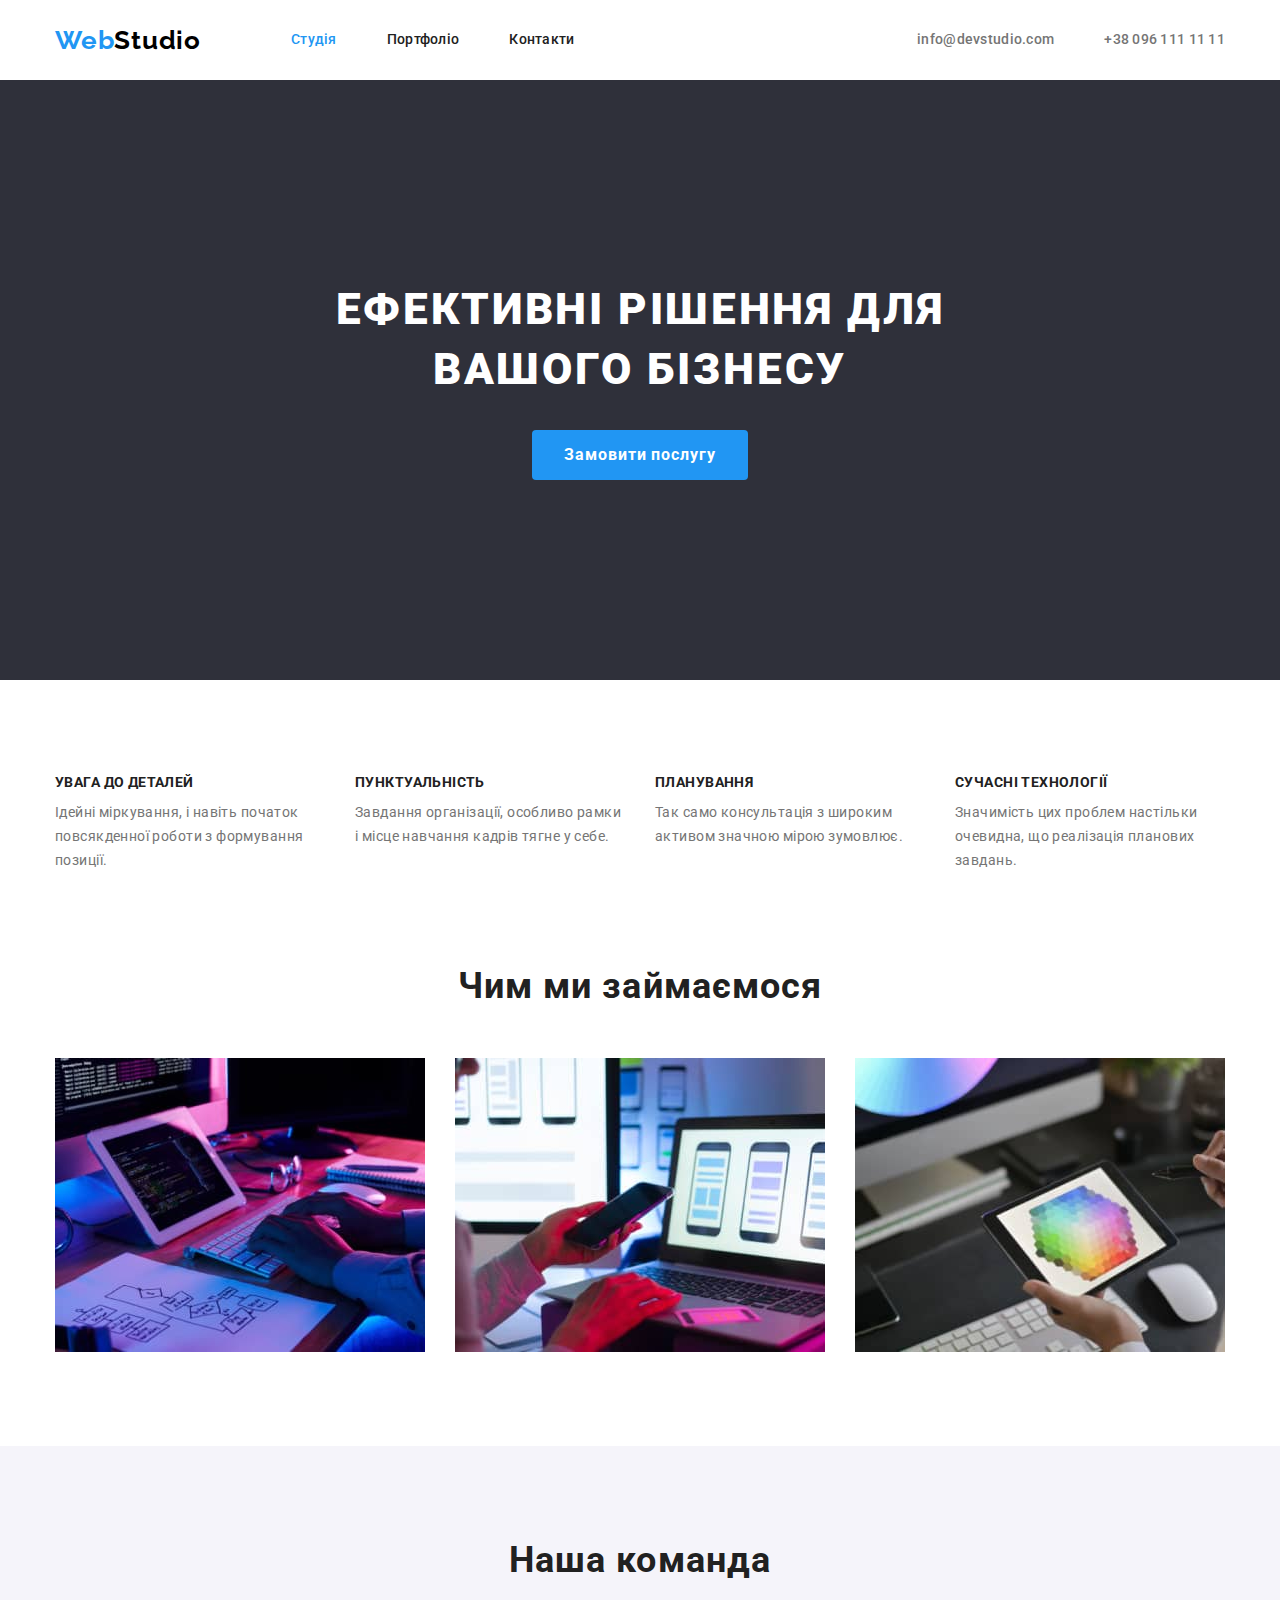
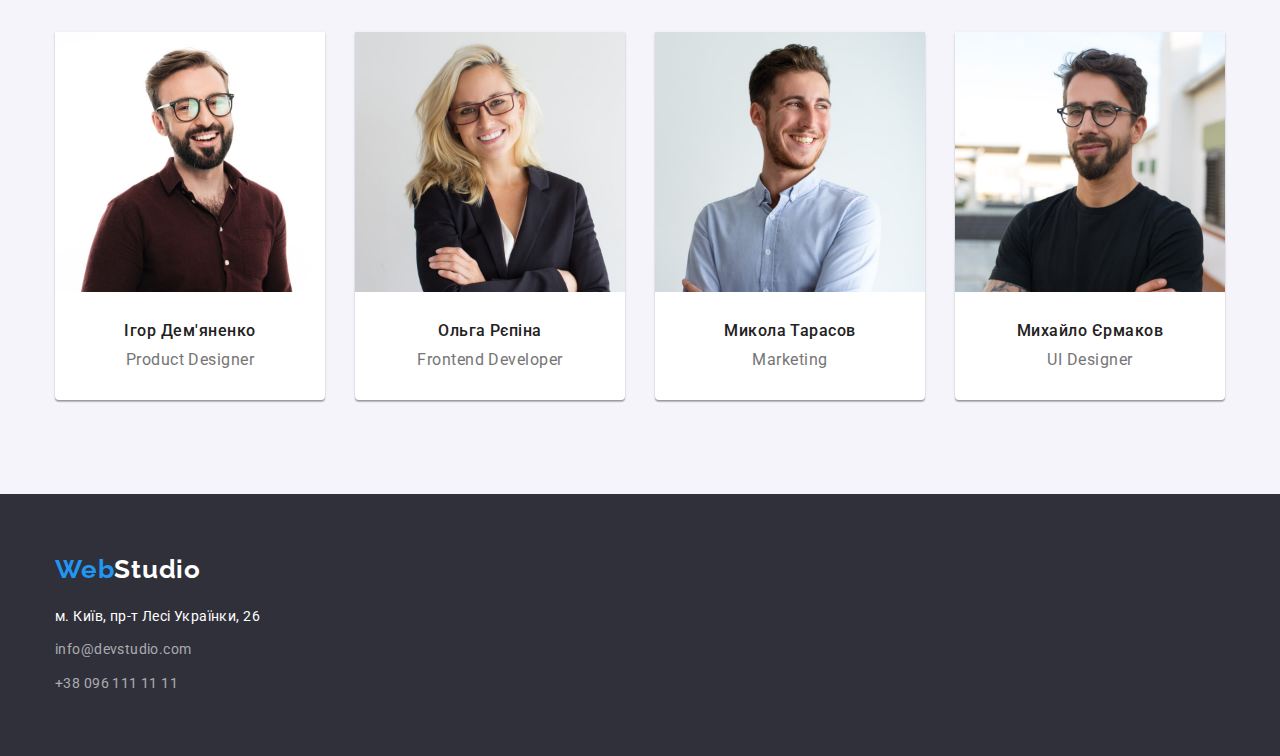
<file: index.html>
<!DOCTYPE html>
<html lang="uk">
  <head>
    <meta charset="UTF-8" />
    <meta http-equiv="X-UA-Compatible" content="IE=edge" />
    <meta name="viewport" content="width=device-width, initial-scale=1.0" />
    <title>WebStudio</title>
    <link rel="preconnect" href="https://fonts.googleapis.com" />
    <link rel="preconnect" href="https://fonts.gstatic.com" crossorigin />
    <link
      href="https://fonts.googleapis.com/css2?family=Raleway:wght@700&family=Roboto:wght@400;500;700;900&display=swap"
      rel="stylesheet"
    />
    <link
      rel="stylesheet"
      href="https://cdnjs.cloudflare.com/ajax/libs/modern-normalize/1.1.0/modern-normalize.min.css"
    />
    <link rel="stylesheet" href="css/styles.css" />
  </head>
  <body>
    <!-- Шапка сайта -->

    <header>
      <div class="container-header">
        <a class="site-name-head" href="./index.html"
          ><span class="color-name-site">Web</span>Studio
        </a>

        <nav class="site-nav">
          <ul class="list-nav">
            <li><a class="link-nav current" href="./index.html">Студія</a></li>
            <li><a class="link-nav" href="./portfolio.html">Портфоліо</a></li>
            <li><a class="link-nav" href="#">Контакти</a></li>
          </ul>
        </nav>

        <ul class="list-cont">
          <li>
            <a class="header-cont-mail" href="mailto:info@devstudio.com">info@devstudio.com</a>
          </li>
          <li><a class="header-cont-tel" href="tel:+380961111111">+38 096 111 11 11</a></li>
        </ul>
      </div>
    </header>

    <!-- Уникальный контент страницы -->
    <main>
      <!-- Герой -->
      <section class="hero-section">
        <div class="container">
          <h1 class="hero-title">Ефективні рішення для вашого бізнесу</h1>
          <button class="hero-btn" type="button">Замовити послугу</button>
        </div>
      </section>

      <!-- Особености -->
      <section class="features-section">
        <div class="container">
          <h2 class="visually-hidden">Наші особливості</h2>
          <ul class="features-list">
            <li class="features-item">
              <h3 class="features-title">УВАГА ДО ДЕТАЛЕЙ</h3>
              <p class="features-lead">
                Ідейні міркування, і навіть початок повсякденної роботи з формування позиції.
              </p>
            </li>
            <li class="features-item">
              <h3 class="features-title">ПУНКТУАЛЬНІСТЬ</h3>
              <p class="features-lead">
                Завдання організації, особливо рамки і місце навчання кадрів тягне у себе.
              </p>
            </li>
            <li class="features-item">
              <h3 class="features-title">ПЛАНУВАННЯ</h3>
              <p class="features-lead">
                Так само консультація з широким активом значною мірою зумовлює.
              </p>
            </li>
            <li class="features-item">
              <h3 class="features-title">СУЧАСНІ ТЕХНОЛОГІЇ</h3>
              <p class="features-lead">
                Значимість цих проблем настільки очевидна, що реалізація планових завдань.
              </p>
            </li>
          </ul>
        </div>
      </section>

      <!-- Чем мы занимаемся -->
      <section class="benefits-section">
        <div class="container">
          <h2 class="benefits-title">Чим ми займаємося</h2>

          <ul class="benefits-list">
            <li>
              <img
                class="benefits-photo"
                src="images/box1.jpg"
                alt="Створення сайтів"
                width="370"
              />
            </li>
            <li>
              <img
                class="benefits-photo"
                src="images/box2.jpg"
                alt="Адаптація сайтів під мобільні пристрої"
                width="370"
              />
            </li>
            <li>
              <img class="benefits-photo" src="images/box3.jpg" alt="Веб дизайн" width="370" />
            </li>
          </ul>
        </div>
      </section>

      <!-- Наша команда -->
      <section class="team-section">
        <div class="container">
          <h2 class="team-title">Наша команда</h2>
          <ul class="team-list">
            <li class="team-item">
              <img
                class="team-photo"
                src="images/teamcardIhor.jpg"
                alt="Фото члена команди"
                width="270"
              />
              <div class="box-team-description">
                <h3 class="team-name">Ігор Дем'яненко</h3>
                <p class="team-titul">Product Designer</p>
              </div>
            </li>
            <li class="team-item">
              <img
                class="team-photo"
                src="images/teamcardOlha.jpg"
                alt="Фото члена команди"
                width="270"
              />
              <div class="box-team-description">
                <h3 class="team-name">Ольга Рєпіна</h3>
                <p class="team-titul">Frontend Developer</p>
              </div>
            </li>
            <li class="team-item">
              <img
                class="team-photo"
                src="images/teamcardMykola.jpg"
                alt="Фото члена команди"
                width="270"
              />
              <div class="box-team-description">
                <h3 class="team-name">Микола Тарасов</h3>
                <p class="team-titul">Marketing</p>
              </div>
            </li>
            <li class="team-item">
              <img
                class="team-photo"
                src="images/teamcardMikhailo.jpg"
                alt="Фото члена команди"
                width="270"
              />
              <div class="box-team-description">
                <h3 class="team-name">Михайло Єрмаков</h3>
                <p class="team-titul">UI Designer</p>
              </div>
            </li>
          </ul>
        </div>
      </section>
    </main>

    <!-- Футер -->
    <footer class="page-footer">
      <div class="container">
        <a class="site-name-flooter" href="./index.html"
          ><span class="color-name-site">Web</span>Studio
        </a>

        <address class="address-items">
          <p class="site-address">м. Київ, пр-т Лесі Українки, 26</p>
          <ul class="list-footer">
            <li class="item-footer">
              <a class="footer-cont-mail" href="mailto:info@devstudio.com">info@devstudio.com</a>
            </li>
            <li class="item-footer">
              <a class="footer-cont-tel" href="tel:+380961111111">+38 096 111 11 11</a>
            </li>
          </ul>
        </address>
      </div>
    </footer>
  </body>
</html>
</file>
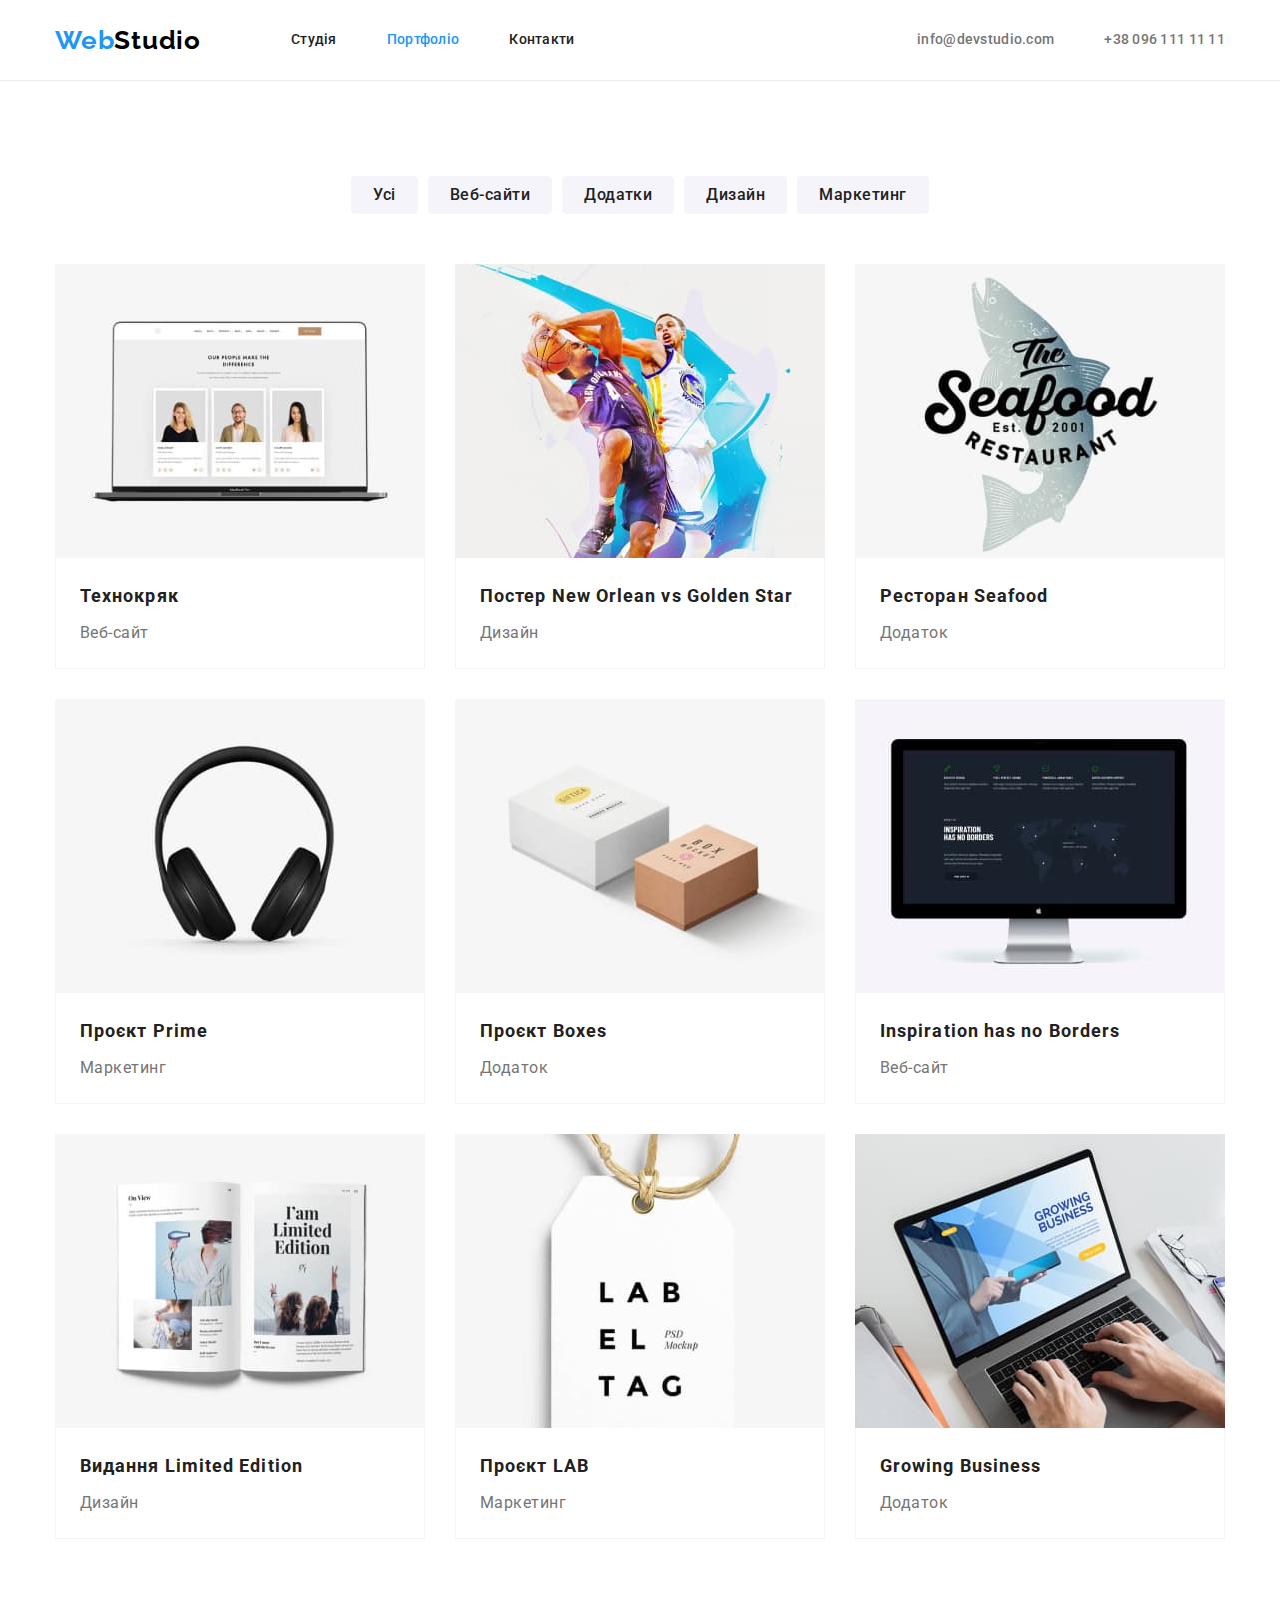
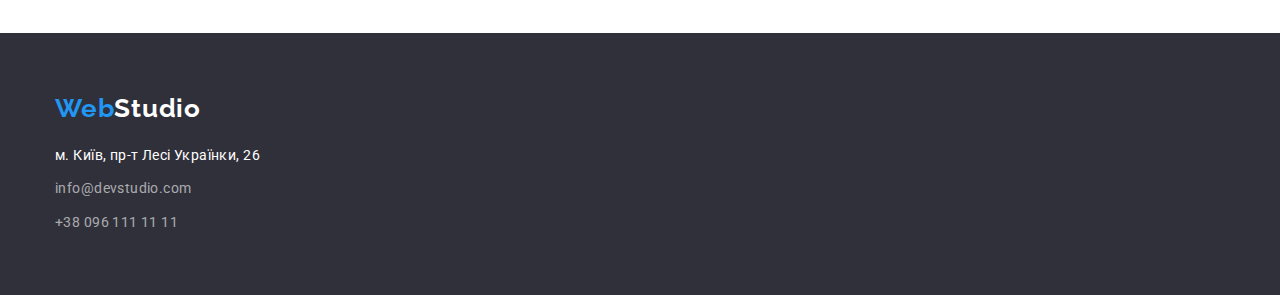
<file: portfolio.html>
<!DOCTYPE html>
<html lang="uk">
  <head>
    <meta charset="UTF-8" />
    <meta http-equiv="X-UA-Compatible" content="IE=edge" />
    <meta name="viewport" content="width=device-width, initial-scale=1.0" />
    <title>WebStudio</title>
    <link rel="preconnect" href="https://fonts.googleapis.com" />
    <link rel="preconnect" href="https://fonts.gstatic.com" crossorigin />
    <link
      href="https://fonts.googleapis.com/css2?family=Raleway:wght@700&family=Roboto:wght@400;500;700;900&display=swap"
      rel="stylesheet"
    />
    <link
      rel="stylesheet"
      href="https://cdnjs.cloudflare.com/ajax/libs/modern-normalize/1.1.0/modern-normalize.min.css"
    />
    <link rel="stylesheet" href="css/styles.css" />
  </head>
  <body>
    <!-- Шапка сайта -->

    <header>
      <div class="header-berder-botoom">
        <div class="container-header">
          <a class="site-name-head" href="./index.html"
            ><span class="color-name-site">Web</span>Studio
          </a>

          <nav class="site-nav">
            <ul class="list-nav">
              <li><a class="link-nav" href="./index.html">Студія</a></li>
              <li><a class="link-nav current" href="./portfolio.html">Портфоліо</a></li>
              <li><a class="link-nav" href="#">Контакти</a></li>
            </ul>
          </nav>

          <ul class="list-cont">
            <li>
              <a class="header-cont-mail" href="mailto:info@devstudio.com">info@devstudio.com</a>
            </li>
            <li><a class="header-cont-tel" href="tel:+380961111111">+38 096 111 11 11</a></li>
          </ul>
        </div>
      </div>
    </header>

    <!-- Уникальный контент страницы -->
    <main>
      <!-- Портфолио -->
      <section class="projects-section">
        <h1 class="visually-hidden">Портфоліо</h1>
        <div class="container">
          <ul class="filtr-list">
            <li><button class="filtr-btn" type="button">Усі</button></li>
            <li><button class="filtr-btn" type="button">Веб-сайти</button></li>
            <li><button class="filtr-btn" type="button">Додатки</button></li>
            <li><button class="filtr-btn" type="button">Дизайн</button></li>
            <li><button class="filtr-btn" type="button">Маркетинг</button></li>
          </ul>
        </div>

        <div class="container">
          <ul class="projects-card-set">
            <li class="projects-items">
              <a class="projects-link" href="#"
                ><img class="projects-photo" src="images/portfolio1.jpg" alt="Фото" width="370" />
                <div class="card-text">
                  <h2 class="projects-subtitle">Технокряк</h2>
                  <p class="projects-text">Веб-сайт</p>
                </div></a
              >
            </li>

            <li class="projects-items">
              <a class="projects-link" href="#"
                ><img class="projects-photo" src="images/portfolio2.jpg" alt="Фото" width="370" />
                <div class="card-text">
                  <h2 class="projects-subtitle">Постер New Orlean vs Golden Star</h2>
                  <p class="projects-text">Дизайн</p>
                </div></a
              >
            </li>

            <li class="projects-items">
              <a class="projects-link" href="#"
                ><img class="projects-photo" src="images/portfolio3.jpg" alt="Фото" width="370" />
                <div class="card-text">
                  <h2 class="projects-subtitle">Ресторан Seafood</h2>
                  <p class="projects-text">Додаток</p>
                </div></a
              >
            </li>

            <li class="projects-items">
              <a class="projects-link" href="#"
                ><img class="projects-photo" src="images/portfolio4.jpg" alt="Фото" width="370" />
                <div class="card-text">
                  <h2 class="projects-subtitle">Проєкт Prime</h2>
                  <p class="projects-text">Маркетинг</p>
                </div></a
              >
            </li>

            <li class="projects-items">
              <a class="projects-link" href="#"
                ><img class="projects-photo" src="images/portfolio5.jpg" alt="Фото" width="370" />
                <div class="card-text">
                  <h2 class="projects-subtitle">Проєкт Boxes</h2>
                  <p class="projects-text">Додаток</p>
                </div></a
              >
            </li>

            <li class="projects-items">
              <a class="projects-link" href="#"
                ><img class="projects-photo" src="images/portfolio6.jpg" alt="Фото" width="370" />
                <div class="card-text">
                  <h2 class="projects-subtitle">Inspiration has no Borders</h2>
                  <p class="projects-text">Веб-сайт</p>
                </div></a
              >
            </li>

            <li class="projects-items">
              <a class="projects-link" href="#"
                ><img class="projects-photo" src="images/portfolio7.jpg" alt="Фото" width="370" />
                <div class="card-text">
                  <h2 class="projects-subtitle">Видання Limited Edition</h2>
                  <p class="projects-text">Дизайн</p>
                </div></a
              >
            </li>

            <li class="projects-items">
              <a class="projects-link" href="#"
                ><img class="projects-photo" src="images/portfolio8.jpg" alt="Фото" width="370" />
                <div class="card-text">
                  <h2 class="projects-subtitle">Проєкт LAB</h2>
                  <p class="projects-text">Маркетинг</p>
                </div></a
              >
            </li>

            <li class="projects-items">
              <a class="projects-link" href="#"
                ><img class="projects-photo" src="images/portfolio9.jpg" alt="Фото" width="370" />
                <div class="card-text">
                  <h2 class="projects-subtitle">Growing Business</h2>
                  <p class="projects-text">Додаток</p>
                </div></a
              >
            </li>
          </ul>
        </div>
      </section>
    </main>

    <!-- Футер -->
    <footer class="page-footer">
      <div class="container">
        <a class="site-name-flooter" href="./index.html"
          ><span class="color-name-site">Web</span>Studio
        </a>

        <address class="address-items">
          <p class="site-address">м. Київ, пр-т Лесі Українки, 26</p>
          <ul class="list-footer">
            <li class="item-footer">
              <a class="footer-cont-mail" href="mailto:info@devstudio.com">info@devstudio.com</a>
            </li>
            <li class="item-footer">
              <a class="footer-cont-tel" href="tel:+380961111111">+38 096 111 11 11</a>
            </li>
          </ul>
        </address>
      </div>
    </footer>
  </body>
</html>
</file>
<file: css/styles.css>
/* основной цвет текста #212121 */
/* вторичный цвет текста #757575 */
/* акцент текста #2196F3 */
/* белый #FFFFFF */
/* цвет фона#2F303A */
/* вторичный цвет фона #F5F4FA */

*,
*::before,
*::after {
  box-sizing: border-box;
  margin: 0;
  padding: 0;
}

:root {
  --primary-text-color: #212121;
  --seondary-text-color: #757575;
  --accent-text-color: #2196f3;
  --primary-white-color: #ffffff;
  --primary-black-color: #000000;
  --hero-bg-color: #2f303a;
  --hero-btn-color: #188ce8;
  --primary-bg-color: #f5f4fa;
  --footer-bg-color: #2f303a;
  --primary-border-bottom: #ececec;
  --card-set-gap: 30px;
}

body {
  font-family: 'Roboto', sans-serif;

  background-color: var(--primary-white-color);
  color: var(--primary-text-color);
}

.visually-hidden {
  white-space: nowrap;
  width: 1px;
  height: 1px;
  overflow: hidden;
  border: 0;
  padding: 0;
  clip: rect(0 0 0 0);
  clip-path: inset(50%);
}

.container {
  width: 1200px;
  margin: 0 auto;
  padding: 0 15px;
}

.container-header {
  width: 1200px;
  margin: 0 auto;
  padding: 0 15px;
  display: flex;
  flex-direction: row;
  align-items: center;

  background-color: var(--primary-white-color);
}

/* * {
  outline: 1px solid tomato;
} */

/* Шапка сайта */

.header-berder-botoom {
  border-bottom: 1px solid var(--primary-border-bottom);
}

/* Имя сайта */

.site-name-head {
  font-family: 'Raleway';
  font-weight: 700;
  font-size: 26px;
  line-height: 1.19;
  letter-spacing: 0.03em;
  text-decoration: none;

  color: var(--primary-black-color);
}

.color-name-site {
  color: var(--accent-text-color);
}

/* Навигация сайта */

.site-nav {
  margin-left: 90px;
}

.list-nav {
  display: flex;
  flex-direction: row;
  list-style: none;

  gap: 50px;
}

.link-nav {
  display: block;
  padding-top: 32px;
  padding-bottom: 32px;
  list-style: none;
  font-weight: 500;
  font-size: 14px;
  line-height: 1.14;
  letter-spacing: 0.02em;
  text-decoration: none;

  color: var(--primary-text-color);
}

.link-nav:hover,
.link-nav:focus {
  color: var(--accent-text-color);
}

.link-nav.current {
  color: var(--accent-text-color);
}

/* Контакты сайта */

.list-cont {
  display: flex;
  flex-direction: row;
  margin-left: auto;
  gap: 50px;
  list-style: none;
}

.header-cont-mail,
.header-cont-tel {
  display: block;
  padding-top: 32px;
  padding-bottom: 32px;
  text-decoration: none;
  font-weight: 500;
  font-size: 14px;
  line-height: 1.14;
  letter-spacing: 0.02em;

  color: var(--seondary-text-color);
}

.header-cont-mail:hover,
.header-cont-tel:hover {
  color: var(--accent-text-color);
}

.header-cont-mail:focus,
.header-cont-tel:focus {
  color: var(--accent-text-color);
}

/* Шапка сайта/ */

/* Уникальный контент страницы */

.hero-section {
  padding-top: 200px;
  padding-bottom: 200px;
  text-align: center;
  background-color: var(--hero-bg-color);
}

.hero-title {
  margin-left: auto;
  margin-right: auto;
  width: 700px;
  font-weight: 900;
  font-size: 44px;
  line-height: 1.36;
  letter-spacing: 0.06em;
  margin-bottom: 30px;

  text-align: center;
  text-transform: uppercase;

  color: var(--primary-white-color);
}

.hero-btn {
  padding: 10px 32px;
  font-weight: 700;
  font-size: 16px;
  line-height: 1.9;
  letter-spacing: 0.06em;

  border: none;
  border-radius: 4px;
  cursor: pointer;

  background-color: var(--accent-text-color);
  color: var(--primary-white-color);
}

.hero-btn:hover {
  background-color: var(--hero-btn-color);
}

/* Особености */

.features-section {
  padding-top: 94px;
  padding-bottom: 94px;

  background-color: var(--primary-white-color);
}

.features-list {
  display: flex;
  flex-direction: row;
  justify-content: space-between;
  list-style: none;
  gap: 30px;
}

.features-item {
  flex-basis: 270px;
}

.features-title {
  margin-bottom: 10px;
  font-weight: 700;
  font-size: 14px;
  line-height: 1.14;
  letter-spacing: 0.03em;

  color: var(--primary-text-color);
}

.features-lead {
  font-size: 14px;
  line-height: 1.7;
  letter-spacing: 0.03em;

  color: var(--seondary-text-color);
}

/* Чем мы занимаемся */

.benefits-section {
  padding-bottom: 94px;
  background-color: var(--primary-white-color);
}

.benefits-title {
  font-weight: 700;
  font-size: 36px;
  line-height: 1.16;
  text-align: center;
  letter-spacing: 0.03em;

  color: var(--primary-text-color);
}

.benefits-list {
  display: flex;
  gap: 30px;
  margin-top: 50px;
  list-style: none;
}

.benefits-photo {
  display: block;
}

/* Наша команда */

.box-team-description {
  padding-top: 30px;
  padding-bottom: 30px;
}

.team-section {
  padding-top: 94px;
  padding-bottom: 94px;

  background-color: var(--primary-bg-color);
}

.team-title {
  font-weight: 700;
  font-size: 36px;
  line-height: 1.16;
  text-align: center;
  letter-spacing: 0.03em;

  color: var(--primary-text-color);
}

.team-list {
  margin-top: 50px;
  display: flex;
  flex-direction: row;
  gap: 30px;
  list-style: none;
}

.team-item {
  width: 270px;

  background-color: var(--primary-white-color);
  box-shadow: 0px 1px 3px rgba(0, 0, 0, 0.12), 0px 1px 1px rgba(0, 0, 0, 0.14),
    0px 2px 1px rgba(0, 0, 0, 0.2);
  border-radius: 0px 0px 4px 4px;
}

.team-photo {
  display: block;
}

.team-name {
  font-weight: 500;
  font-size: 16px;
  line-height: 1.18;
  letter-spacing: 0.03em;
  margin-bottom: 10px;
  text-align: center;

  color: var(--primary-text-color);
}

.team-titul {
  font-size: 16px;
  line-height: 1.18;
  letter-spacing: 0.03em;
  text-align: center;

  color: var(--seondary-text-color);
}

/* Портфолио */

.projects-section {
  padding-top: 94px;
  padding-bottom: 94px;
}

.filtr-list {
  list-style: none;
  margin-bottom: 50px;
  display: flex;
  justify-content: center;
  gap: 10px;
}

.filtr-btn {
  font-weight: 500;
  font-size: 16px;
  line-height: 1.62;
  letter-spacing: 0.03em;
  cursor: pointer;
  border: none;
  border-radius: 4px;
  padding: 6px 22px;

  background-color: var(--primary-bg-color);
  color: var(--primary-text-color);
}

.filtr-btn:hover {
  background-color: var(--accent-text-color);
  color: var(--primary-white-color);
}

.filtr-btn:focus {
  background-color: var(--accent-text-color);
  color: var(--primary-white-color);
}

.projects-card-set {
  padding: 0;
  margin: 0;
  list-style: none;
  display: flex;
  flex-wrap: wrap;
  gap: 30px;
}

.projects-items {
  max-width: 370px;
}

.projects-items:hover {
  box-shadow: 0px 1px 1px rgba(0, 0, 0, 0.12), 0px 4px 4px rgba(0, 0, 0, 0.06),
    1px 4px 6px rgba(0, 0, 0, 0.16);
}

.card-text {
  padding: 20px 24px;
  border: 1px solid var(--primary-bg-color);
  border-top-style: none;
}

.projects-link {
  text-decoration: none;
}

.projects-photo {
  display: block;
}

.projects-subtitle {
  font-weight: 700;
  font-size: 18px;
  line-height: 2;
  letter-spacing: 0.06em;

  margin-bottom: 4px;
  color: var(--primary-text-color);
}

.projects-text {
  font-size: 16px;
  line-height: 1.87;
  letter-spacing: 0.03em;

  color: var(--seondary-text-color);
}

/* Уникальный контент страницы/ */

/* Футер */

.page-footer {
  padding-top: 60px;

  padding-bottom: 60px;

  background-color: var(--footer-bg-color);
}
.site-name-flooter {
  display: inline-block;
  font-family: 'Raleway';
  font-weight: 700;
  font-size: 26px;
  line-height: 1.19;
  text-decoration: none;
  margin-bottom: 20px;
  width: 145px;
  letter-spacing: 0.03em;

  color: var(--primary-white-color);
}

.address-items {
  width: 230px;
  font-style: normal;
}

.site-address {
  font-size: 14px;
  line-height: 1.7;
  letter-spacing: 0.03em;
  margin-bottom: 10px;

  color: var(--primary-white-color);
}

.list-footer {
  list-style: none;
}

.item-footer {
  margin-bottom: 10px;
}

.item-footer:last-child {
  margin-bottom: 0;
}

.footer-cont-mail,
.footer-cont-tel {
  display: block;
  font-size: 14px;
  line-height: 1.7;
  text-decoration: none;
  letter-spacing: 0.03em;

  color: rgba(255, 255, 255, 0.6);
}

.footer-cont-mail:hover,
.footer-cont-tel:hover {
  color: var(--accent-text-color);
}

.footer-cont-mail:focus,
.footer-cont-tel:focus {
  color: var(--accent-text-color);
}

/* Футер/*/
</file>
